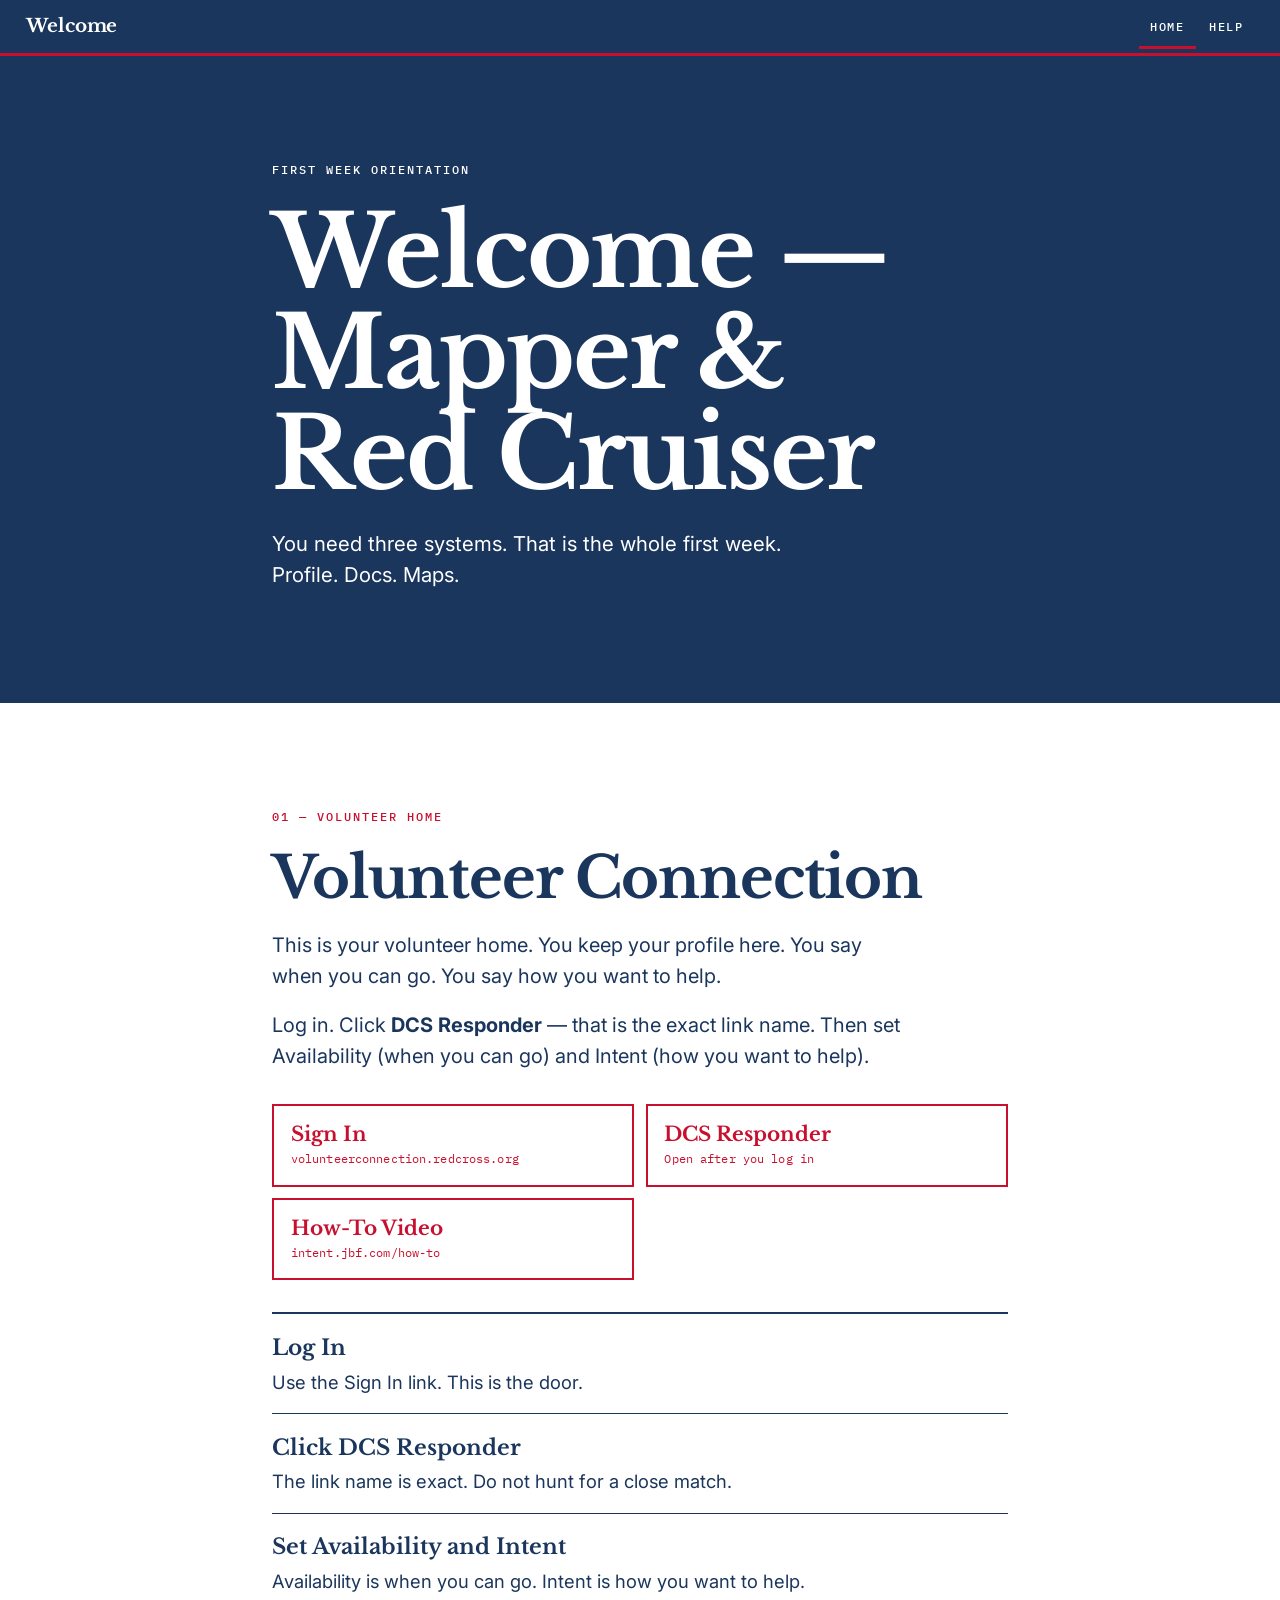
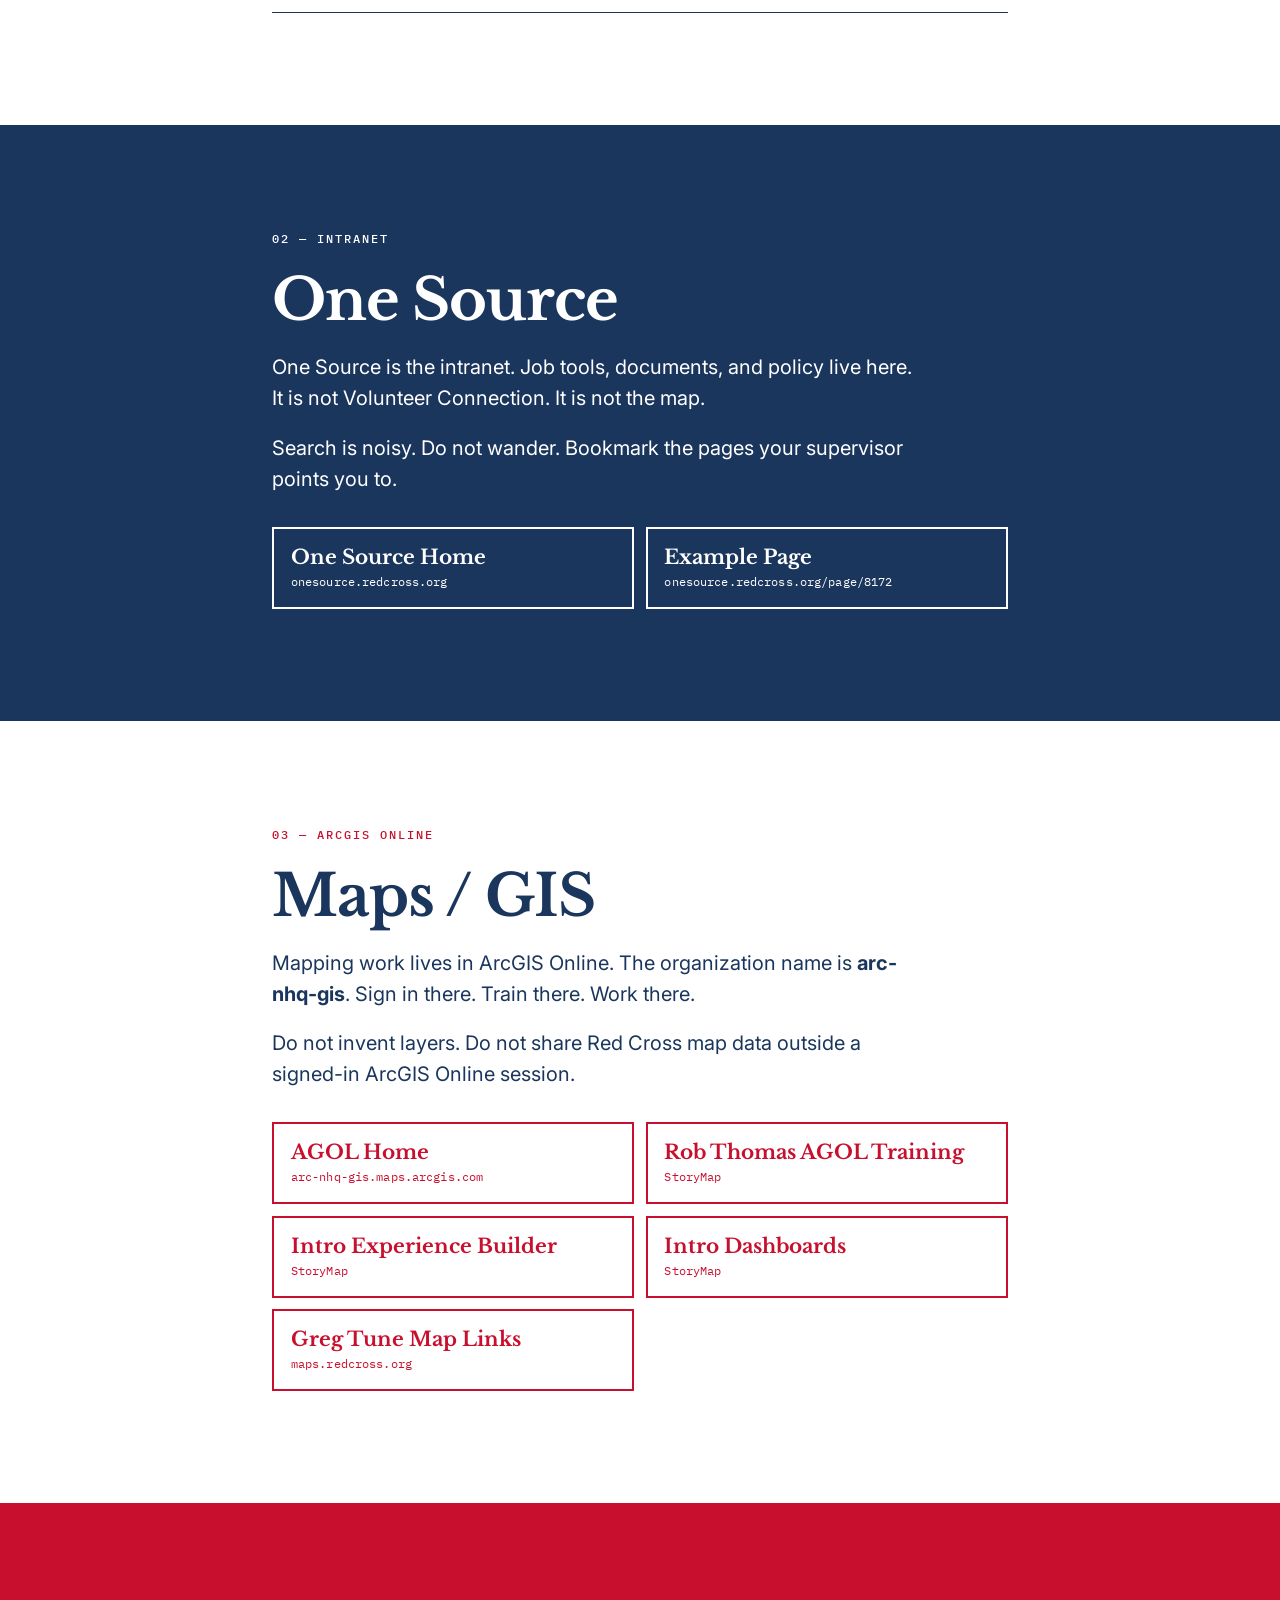
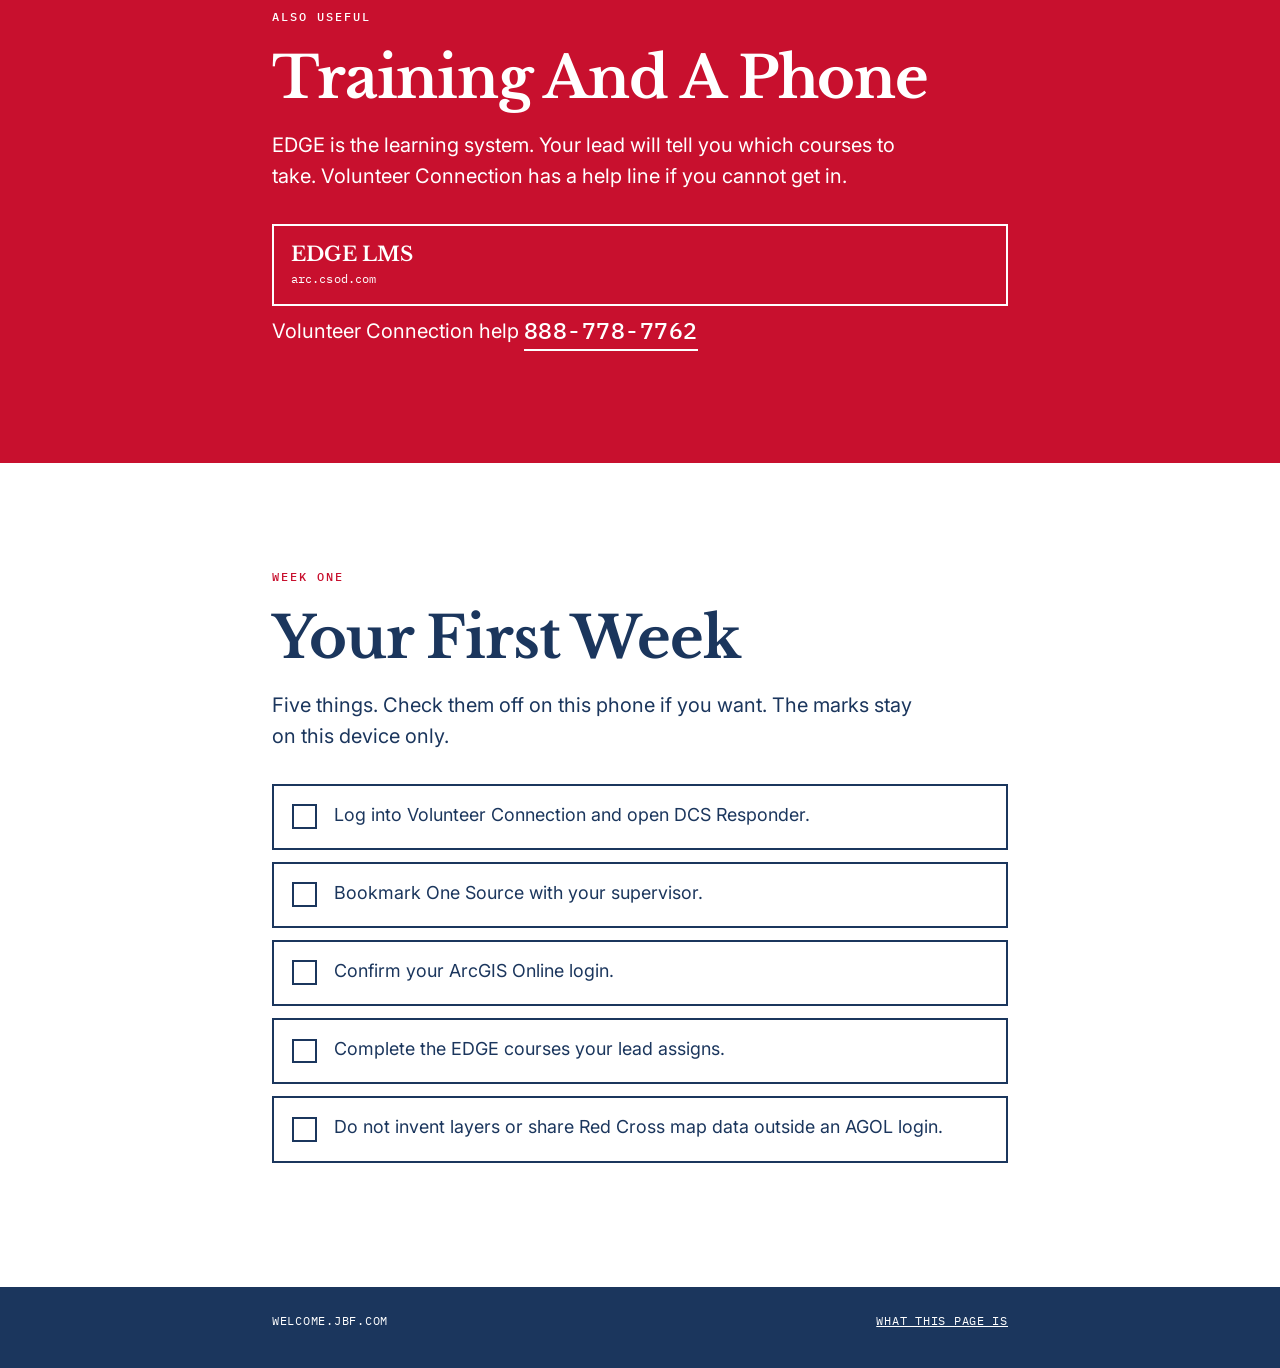
<file: index.html>
<!DOCTYPE html>
<html lang="en">
  <head>
    <meta charset="utf-8" />
    <meta name="viewport" content="width=device-width, initial-scale=1, viewport-fit=cover" />
    <title>Welcome — Mapper &amp; Red Cruiser</title>
    <meta
      name="description"
      content="First-week orientation for a new Red Cross mapper or Red Cruiser. Three systems: Volunteer Connection, One Source, and Maps."
    />
    <meta name="theme-color" content="#1B365D" />
    <link rel="icon" href="favicon.svg" type="image/svg+xml" />
    <link rel="preconnect" href="https://fonts.googleapis.com" />
    <link rel="preconnect" href="https://fonts.gstatic.com" crossorigin />
    <link
      href="https://fonts.googleapis.com/css2?family=IBM+Plex+Mono:wght@400;500&family=Inter:wght@400;500;600;700&family=Libre+Baskerville:wght@400;700&display=swap"
      rel="stylesheet"
    />
    <link rel="stylesheet" href="styles.css" />
  </head>
  <body>
    <a class="skip" href="#main">Skip to content</a>

    <header class="chrome">
      <a class="brand" href="index.html">Welcome</a>
      <nav class="nav" aria-label="Site">
        <a href="index.html" aria-current="page">Home</a>
        <a href="help.html">Help</a>
      </nav>
    </header>

    <main id="main">
      <section class="field field-navy">
        <div class="wrap">
          <p class="eyebrow">First Week Orientation</p>
          <h1>Welcome — Mapper &amp; Red Cruiser</h1>
          <p class="lede">
            You need three systems. That is the whole first week. Profile. Docs. Maps.
          </p>
        </div>
      </section>

      <section class="field field-white" id="volunteer-connection">
        <div class="wrap">
          <p class="eyebrow">01 — Volunteer Home</p>
          <h2>Volunteer Connection</h2>
          <p>
            This is your volunteer home. You keep your profile here. You say when you can go. You
            say how you want to help.
          </p>
          <p>
            Log in. Click <strong>DCS Responder</strong> — that is the exact link name. Then set
            Availability (when you can go) and Intent (how you want to help).
          </p>
          <ul class="links">
            <li>
              <a
                class="card"
                href="https://volunteerconnection.redcross.org/?nd=user_experience"
                target="_blank"
                rel="noopener noreferrer"
              >
                <span class="k">Sign In</span>
                <span class="u">volunteerconnection.redcross.org</span>
              </a>
            </li>
            <li>
              <a
                class="card"
                href="https://volunteerconnection.redcross.org/?nd=pg_profile_dcs_responder"
                target="_blank"
                rel="noopener noreferrer"
              >
                <span class="k">DCS Responder</span>
                <span class="u">Open after you log in</span>
              </a>
            </li>
            <li>
              <a
                class="card"
                href="https://intent.jbf.com/how-to"
                target="_blank"
                rel="noopener noreferrer"
              >
                <span class="k">How-To Video</span>
                <span class="u">intent.jbf.com/how-to</span>
              </a>
            </li>
          </ul>
          <ol class="steps">
            <li>
              <strong>Log In</strong>
              Use the Sign In link. This is the door.
            </li>
            <li>
              <strong>Click DCS Responder</strong>
              The link name is exact. Do not hunt for a close match.
            </li>
            <li>
              <strong>Set Availability and Intent</strong>
              Availability is when you can go. Intent is how you want to help.
            </li>
          </ol>
        </div>
      </section>

      <section class="field field-navy" id="one-source">
        <div class="wrap">
          <p class="eyebrow">02 — Intranet</p>
          <h2>One Source</h2>
          <p>
            One Source is the intranet. Job tools, documents, and policy live here. It is not
            Volunteer Connection. It is not the map.
          </p>
          <p>
            Search is noisy. Do not wander. Bookmark the pages your supervisor points you to.
          </p>
          <ul class="links">
            <li>
              <a
                class="card"
                href="https://onesource.redcross.org/"
                target="_blank"
                rel="noopener noreferrer"
              >
                <span class="k">One Source Home</span>
                <span class="u">onesource.redcross.org</span>
              </a>
            </li>
            <li>
              <a
                class="card"
                href="https://onesource.redcross.org/page/8172"
                target="_blank"
                rel="noopener noreferrer"
              >
                <span class="k">Example Page</span>
                <span class="u">onesource.redcross.org/page/8172</span>
              </a>
            </li>
          </ul>
        </div>
      </section>

      <section class="field field-white" id="maps">
        <div class="wrap">
          <p class="eyebrow">03 — ArcGIS Online</p>
          <h2>Maps / GIS</h2>
          <p>
            Mapping work lives in ArcGIS Online. The organization name is
            <strong>arc-nhq-gis</strong>. Sign in there. Train there. Work there.
          </p>
          <p>
            Do not invent layers. Do not share Red Cross map data outside a signed-in ArcGIS Online
            session.
          </p>
          <ul class="links">
            <li>
              <a
                class="card"
                href="https://arc-nhq-gis.maps.arcgis.com/"
                target="_blank"
                rel="noopener noreferrer"
              >
                <span class="k">AGOL Home</span>
                <span class="u">arc-nhq-gis.maps.arcgis.com</span>
              </a>
            </li>
            <li>
              <a
                class="card"
                href="https://storymaps.arcgis.com/stories/1ba07d22b00a40ec8faf935a3b861b3f"
                target="_blank"
                rel="noopener noreferrer"
              >
                <span class="k">Rob Thomas AGOL Training</span>
                <span class="u">StoryMap</span>
              </a>
            </li>
            <li>
              <a
                class="card"
                href="https://storymaps.arcgis.com/stories/bdedc47f810a488aa09e3a2be8b8640f"
                target="_blank"
                rel="noopener noreferrer"
              >
                <span class="k">Intro Experience Builder</span>
                <span class="u">StoryMap</span>
              </a>
            </li>
            <li>
              <a
                class="card"
                href="https://storymaps.arcgis.com/stories/99b57826443f459c9365fd733b60ef54"
                target="_blank"
                rel="noopener noreferrer"
              >
                <span class="k">Intro Dashboards</span>
                <span class="u">StoryMap</span>
              </a>
            </li>
            <li>
              <a
                class="card"
                href="https://maps.redcross.org/website/maps/ARC_Map_Links.html"
                target="_blank"
                rel="noopener noreferrer"
              >
                <span class="k">Greg Tune Map Links</span>
                <span class="u">maps.redcross.org</span>
              </a>
            </li>
          </ul>
        </div>
      </section>

      <section class="field field-red" id="also-useful">
        <div class="wrap">
          <p class="eyebrow">Also Useful</p>
          <h2>Training And A Phone</h2>
          <p>
            EDGE is the learning system. Your lead will tell you which courses to take. Volunteer
            Connection has a help line if you cannot get in.
          </p>
          <ul class="links stack">
            <li>
              <a
                class="card"
                href="https://arc.csod.com/LMS/BrowseTraining/BrowseTraining.aspx?tab_page_id=-1700000#f=1&amp;o=1"
                target="_blank"
                rel="noopener noreferrer"
              >
                <span class="k">EDGE LMS</span>
                <span class="u">arc.csod.com</span>
              </a>
            </li>
          </ul>
          <p>
            Volunteer Connection help
            <a class="phone" href="tel:+18887787762">888-778-7762</a>
          </p>
        </div>
      </section>

      <section class="field field-white" id="first-week">
        <div class="wrap">
          <p class="eyebrow">Week One</p>
          <h2>Your First Week</h2>
          <p>Five things. Check them off on this phone if you want. The marks stay on this device only.</p>
          <ol class="checks">
            <li>
              <label class="check">
                <input type="checkbox" data-key="vc" />
                <span>Log into Volunteer Connection and open DCS Responder.</span>
              </label>
            </li>
            <li>
              <label class="check">
                <input type="checkbox" data-key="onesource" />
                <span>Bookmark One Source with your supervisor.</span>
              </label>
            </li>
            <li>
              <label class="check">
                <input type="checkbox" data-key="agol" />
                <span>Confirm your ArcGIS Online login.</span>
              </label>
            </li>
            <li>
              <label class="check">
                <input type="checkbox" data-key="edge" />
                <span>Complete the EDGE courses your lead assigns.</span>
              </label>
            </li>
            <li>
              <label class="check">
                <input type="checkbox" data-key="layers" />
                <span>Do not invent layers or share Red Cross map data outside an AGOL login.</span>
              </label>
            </li>
          </ol>
        </div>
      </section>
    </main>

    <footer class="site-footer">
      <div class="wrap">
        <span>welcome.jbf.com</span>
        <a href="help.html">What This Page Is</a>
      </div>
    </footer>

    <script>
      (function () {
        var prefix = "welcome-jbf-check-";
        document.querySelectorAll(".check input[data-key]").forEach(function (box) {
          var key = prefix + box.getAttribute("data-key");
          try {
            box.checked = localStorage.getItem(key) === "1";
          } catch (e) {}
          box.addEventListener("change", function () {
            try {
              localStorage.setItem(key, box.checked ? "1" : "0");
            } catch (e) {}
          });
        });
      })();
    </script>
  </body>
</html>
</file>
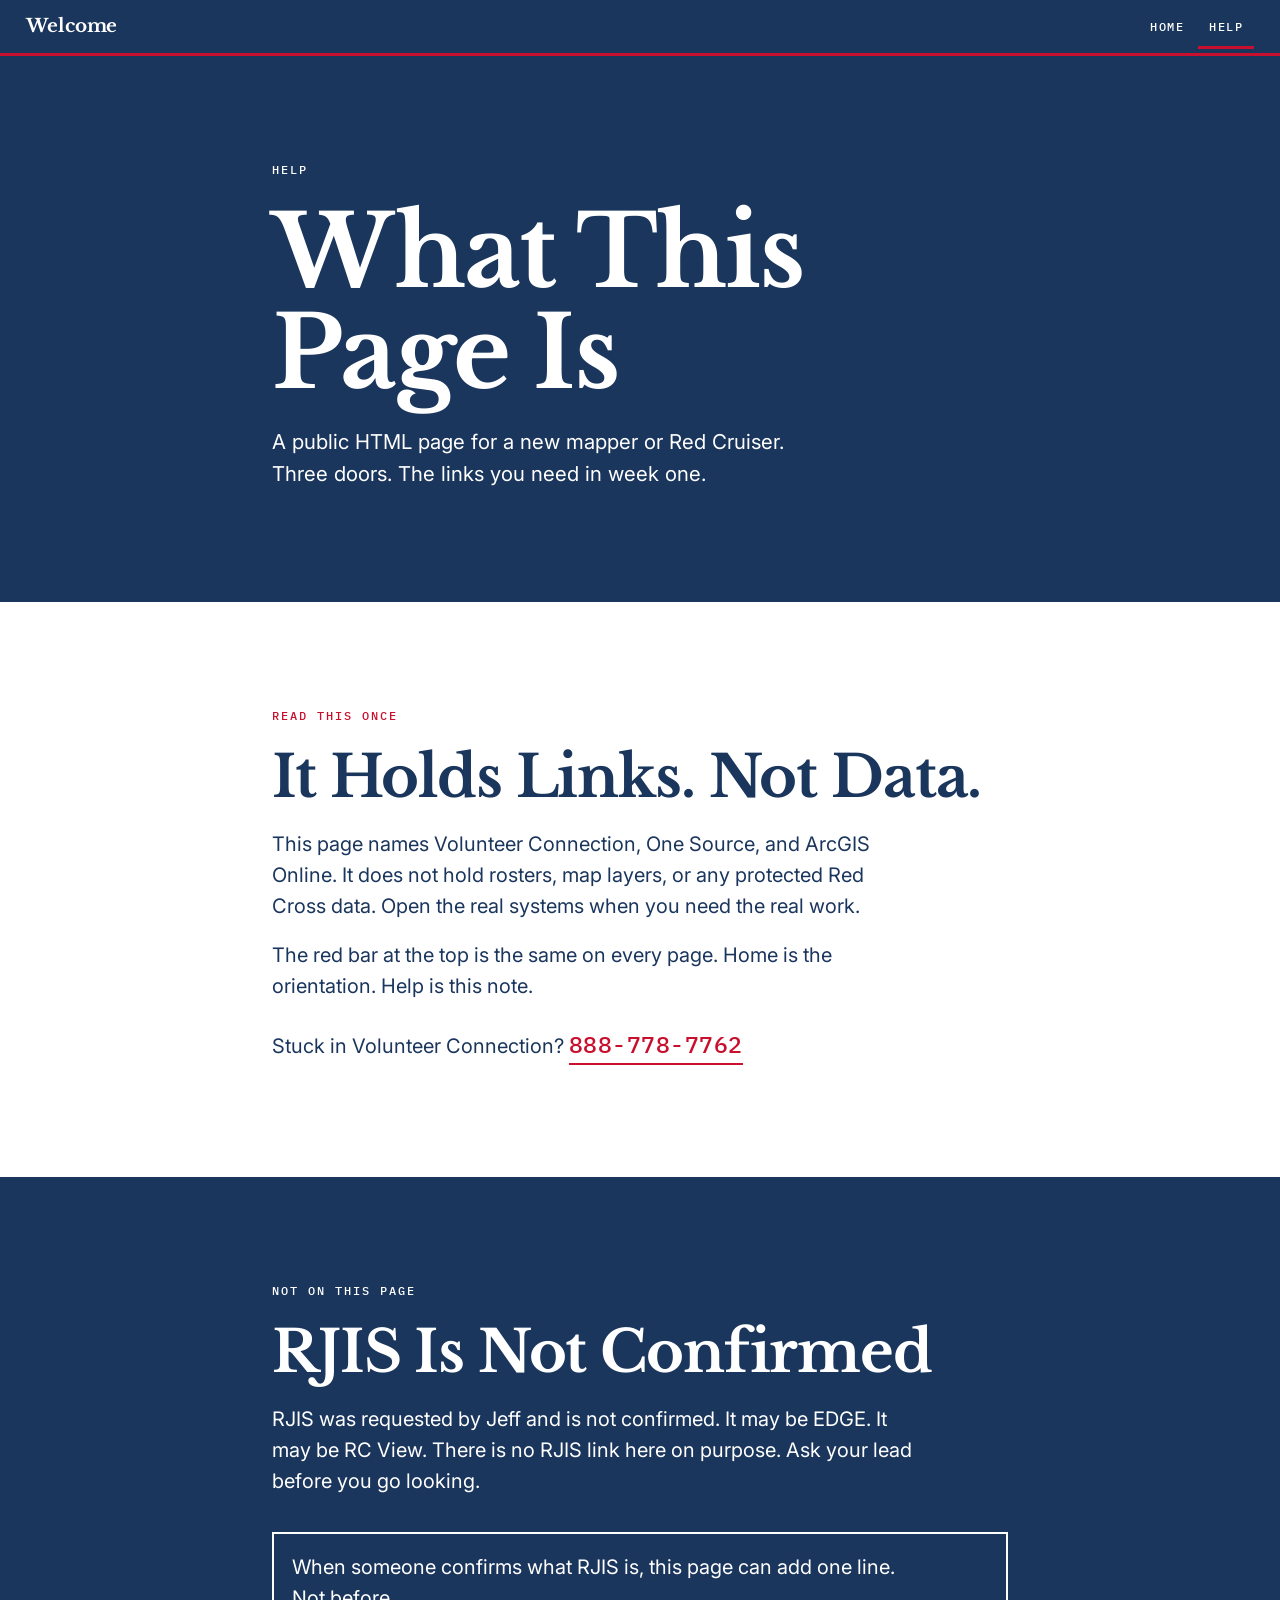
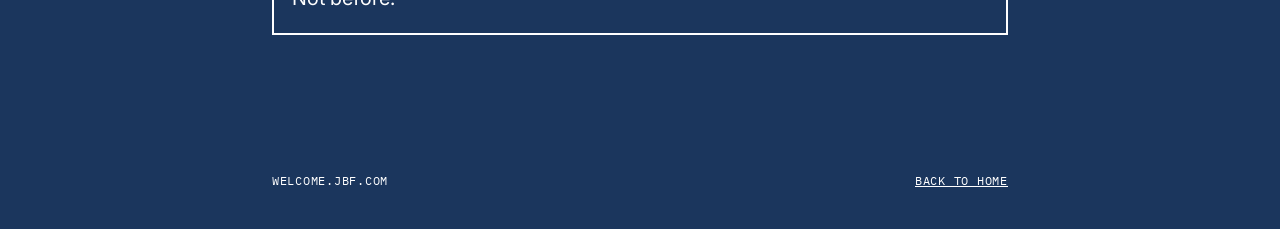
<file: help.html>
<!DOCTYPE html>
<html lang="en">
  <head>
    <meta charset="utf-8" />
    <meta name="viewport" content="width=device-width, initial-scale=1, viewport-fit=cover" />
    <title>Help — Welcome Mapper &amp; Red Cruiser</title>
    <meta
      name="description"
      content="What this orientation page is, and what it is not. Public links only. No Red Cross map data."
    />
    <meta name="theme-color" content="#1B365D" />
    <link rel="icon" href="favicon.svg" type="image/svg+xml" />
    <link rel="preconnect" href="https://fonts.googleapis.com" />
    <link rel="preconnect" href="https://fonts.gstatic.com" crossorigin />
    <link
      href="https://fonts.googleapis.com/css2?family=IBM+Plex+Mono:wght@400;500&family=Inter:wght@400;500;600;700&family=Libre+Baskerville:wght@400;700&display=swap"
      rel="stylesheet"
    />
    <link rel="stylesheet" href="styles.css" />
  </head>
  <body>
    <a class="skip" href="#main">Skip to content</a>

    <header class="chrome">
      <a class="brand" href="index.html">Welcome</a>
      <nav class="nav" aria-label="Site">
        <a href="index.html">Home</a>
        <a href="help.html" aria-current="page">Help</a>
      </nav>
    </header>

    <main id="main">
      <section class="field field-navy">
        <div class="wrap">
          <p class="eyebrow">Help</p>
          <h1>What This Page Is</h1>
          <p class="lede">
            A public HTML page for a new mapper or Red Cruiser. Three doors. The links you need in
            week one.
          </p>
        </div>
      </section>

      <section class="field field-white">
        <div class="wrap">
          <p class="eyebrow">Read This Once</p>
          <h2>It Holds Links. Not Data.</h2>
          <p>
            This page names Volunteer Connection, One Source, and ArcGIS Online. It does not hold
            rosters, map layers, or any protected Red Cross data. Open the real systems when you
            need the real work.
          </p>
          <p>
            The red bar at the top is the same on every page. Home is the orientation. Help is this
            note.
          </p>
          <p>
            Stuck in Volunteer Connection?
            <a class="phone" href="tel:+18887787762">888-778-7762</a>
          </p>
        </div>
      </section>

      <section class="field field-navy">
        <div class="wrap">
          <p class="eyebrow">Not On This Page</p>
          <h2>RJIS Is Not Confirmed</h2>
          <!-- TODO: RJIS was requested by Jeff but not confirmed (may be EDGE or RC View). Do not invent an RJIS URL. -->
          <p>
            RJIS was requested by Jeff and is not confirmed. It may be EDGE. It may be RC View. There
            is no RJIS link here on purpose. Ask your lead before you go looking.
          </p>
          <div class="note">
            <p>When someone confirms what RJIS is, this page can add one line. Not before.</p>
          </div>
        </div>
      </section>
    </main>

    <footer class="site-footer">
      <div class="wrap">
        <span>welcome.jbf.com</span>
        <a href="index.html">Back To Home</a>
      </div>
    </footer>
  </body>
</html>
</file>
<file: styles.css>
:root {
  --navy: #1b365d;
  --red: #c8102e;
  --white: #ffffff;
  --serif: "Libre Baskerville", Georgia, "Times New Roman", serif;
  --sans: "Inter", system-ui, -apple-system, "Segoe UI", sans-serif;
  --mono: "IBM Plex Mono", ui-monospace, "SF Mono", Menlo, monospace;
  --measure: 40rem;
  --header-h: 3.5rem;
}

*,
*::before,
*::after {
  box-sizing: border-box;
}

html {
  scroll-behavior: smooth;
}

body {
  margin: 0;
  background: var(--white);
  color: var(--navy);
  font-family: var(--sans);
  font-size: 1.2rem;
  line-height: 1.55;
  font-weight: 400;
  -webkit-font-smoothing: antialiased;
  text-rendering: optimizeLegibility;
}

::selection {
  background: var(--red);
  color: var(--white);
}

a {
  color: var(--red);
}

a:focus-visible,
button:focus-visible,
input:focus-visible {
  outline: 3px solid var(--red);
  outline-offset: 3px;
}

.skip {
  position: absolute;
  left: 0.75rem;
  top: -4rem;
  z-index: 80;
  padding: 0.6rem 0.9rem;
  background: var(--red);
  color: var(--white);
  font-weight: 600;
  text-decoration: none;
}

.skip:focus {
  top: 0.75rem;
}

/* Shared header chrome — identical on every page */
.chrome {
  position: sticky;
  top: 0;
  z-index: 40;
  display: flex;
  align-items: center;
  justify-content: space-between;
  gap: 0.75rem;
  min-height: var(--header-h);
  padding: 0 1rem;
  padding-top: env(safe-area-inset-top);
  background: var(--navy);
  color: var(--white);
  border-bottom: 3px solid var(--red);
}

.brand {
  color: var(--white);
  text-decoration: none;
  font-family: var(--serif);
  font-weight: 700;
  font-size: 1.15rem;
  letter-spacing: -0.01em;
  line-height: 1.1;
}

.brand:focus-visible {
  outline-color: var(--white);
}

.nav {
  display: flex;
  align-items: stretch;
  gap: 0.15rem;
}

.nav a {
  display: inline-flex;
  align-items: center;
  min-height: 2.75rem;
  padding: 0 0.7rem;
  color: var(--white);
  text-decoration: none;
  font-family: var(--mono);
  font-size: 0.78rem;
  font-weight: 500;
  letter-spacing: 0.12em;
  text-transform: uppercase;
}

.nav a[aria-current="page"] {
  box-shadow: inset 0 -3px 0 var(--red);
}

.nav a:focus-visible {
  outline-color: var(--white);
}

.field {
  padding: 4.5rem 1.15rem 5rem;
}

.field-navy {
  background: var(--navy);
  color: var(--white);
}

.field-navy a {
  color: var(--white);
}

.field-white {
  background: var(--white);
  color: var(--navy);
}

.field-red {
  background: var(--red);
  color: var(--white);
}

.field-red a {
  color: var(--white);
}

.wrap {
  width: min(100%, 46rem);
  margin: 0 auto;
}

.eyebrow {
  margin: 0 0 1.4rem;
  font-family: var(--mono);
  font-size: 0.78rem;
  font-weight: 500;
  letter-spacing: 0.16em;
  text-transform: uppercase;
}

.field-navy .eyebrow,
.field-red .eyebrow {
  color: var(--white);
}

.field-white .eyebrow {
  color: var(--red);
}

h1,
h2 {
  font-family: var(--serif);
  font-weight: 700;
  letter-spacing: -0.02em;
  line-height: 1.02;
  margin: 0 0 1.4rem;
  text-wrap: balance;
}

h1 {
  font-size: clamp(2.7rem, 13vw, 5.8rem);
}

h2 {
  font-size: clamp(2.15rem, 9vw, 3.6rem);
}

p {
  margin: 0 0 1.15rem;
  max-width: var(--measure);
}

p:last-child {
  margin-bottom: 0;
}

.lede {
  font-size: 1.28rem;
  max-width: 34rem;
}

.steps {
  list-style: none;
  margin: 2rem 0 0;
  padding: 0;
  border-top: 2px solid currentColor;
}

.steps li {
  padding: 1.05rem 0 1.05rem 0;
  border-bottom: 1px solid currentColor;
  font-size: 1.15rem;
}

.steps strong {
  display: block;
  font-family: var(--serif);
  font-size: 1.35rem;
  margin-bottom: 0.2rem;
}

.links {
  display: grid;
  gap: 0.7rem;
  margin: 2rem 0 0;
  padding: 0;
  list-style: none;
}

.card {
  display: block;
  padding: 1rem 1.05rem 1.05rem;
  text-decoration: none;
  border: 2px solid currentColor;
  min-height: 4.5rem;
}

.card:hover,
.card:focus-visible {
  background: var(--red);
  color: var(--white);
  border-color: var(--red);
}

.field-navy .card:hover,
.field-navy .card:focus-visible,
.field-red .card:hover,
.field-red .card:focus-visible {
  background: var(--white);
  color: var(--navy);
  border-color: var(--white);
  outline: none;
}

.card .k {
  display: block;
  font-family: var(--serif);
  font-weight: 700;
  font-size: 1.25rem;
  line-height: 1.2;
  margin-bottom: 0.25rem;
}

.card .u {
  display: block;
  font-family: var(--mono);
  font-size: 0.78rem;
  letter-spacing: 0.01em;
  word-break: break-word;
  line-height: 1.4;
}

.phone {
  display: inline-block;
  margin-top: 0.4rem;
  color: inherit;
  font-family: var(--mono);
  font-size: 1.45rem;
  font-weight: 500;
  letter-spacing: 0.02em;
  text-decoration: none;
  border-bottom: 2px solid currentColor;
}

.field-white .phone {
  color: var(--red);
  border-bottom-color: var(--red);
}

.checks {
  list-style: none;
  margin: 2rem 0 0;
  padding: 0;
}

.checks li {
  margin: 0 0 0.75rem;
}

.check {
  display: flex;
  gap: 0.85rem;
  align-items: flex-start;
  padding: 1rem 0.9rem;
  border: 2px solid var(--navy);
  cursor: pointer;
}

.check input {
  appearance: none;
  -webkit-appearance: none;
  flex: 0 0 1.55rem;
  width: 1.55rem;
  height: 1.55rem;
  margin-top: 0.15rem;
  border: 2px solid var(--navy);
  background: var(--white);
  cursor: pointer;
}

.check input:checked {
  background: var(--red);
  border-color: var(--red);
  box-shadow: inset 0 0 0 3px var(--white);
}

.check input:checked + span {
  text-decoration: line-through;
}

.check span {
  font-size: 1.12rem;
  line-height: 1.4;
}

.note {
  margin-top: 2.2rem;
  padding: 1.15rem 1.1rem;
  border: 2px solid currentColor;
}

.note p {
  margin: 0;
}

.site-footer {
  padding: 1.5rem 1.15rem 2.4rem;
  background: var(--navy);
  color: var(--white);
  font-family: var(--mono);
  font-size: 0.78rem;
  letter-spacing: 0.06em;
  text-transform: uppercase;
}

.site-footer .wrap {
  display: flex;
  flex-wrap: wrap;
  justify-content: space-between;
  gap: 0.6rem 1.2rem;
}

.site-footer a {
  color: var(--white);
}

@media (min-width: 720px) {
  body {
    font-size: 1.25rem;
  }

  .chrome {
    padding-left: 1.6rem;
    padding-right: 1.6rem;
  }

  .field {
    padding: 6.5rem 2rem 7rem;
  }

  .links {
    grid-template-columns: 1fr 1fr;
  }

  .links.stack {
    grid-template-columns: 1fr;
  }
}

@media (min-width: 960px) {
  h1 {
    font-size: 6.2rem;
  }
}
</file>
